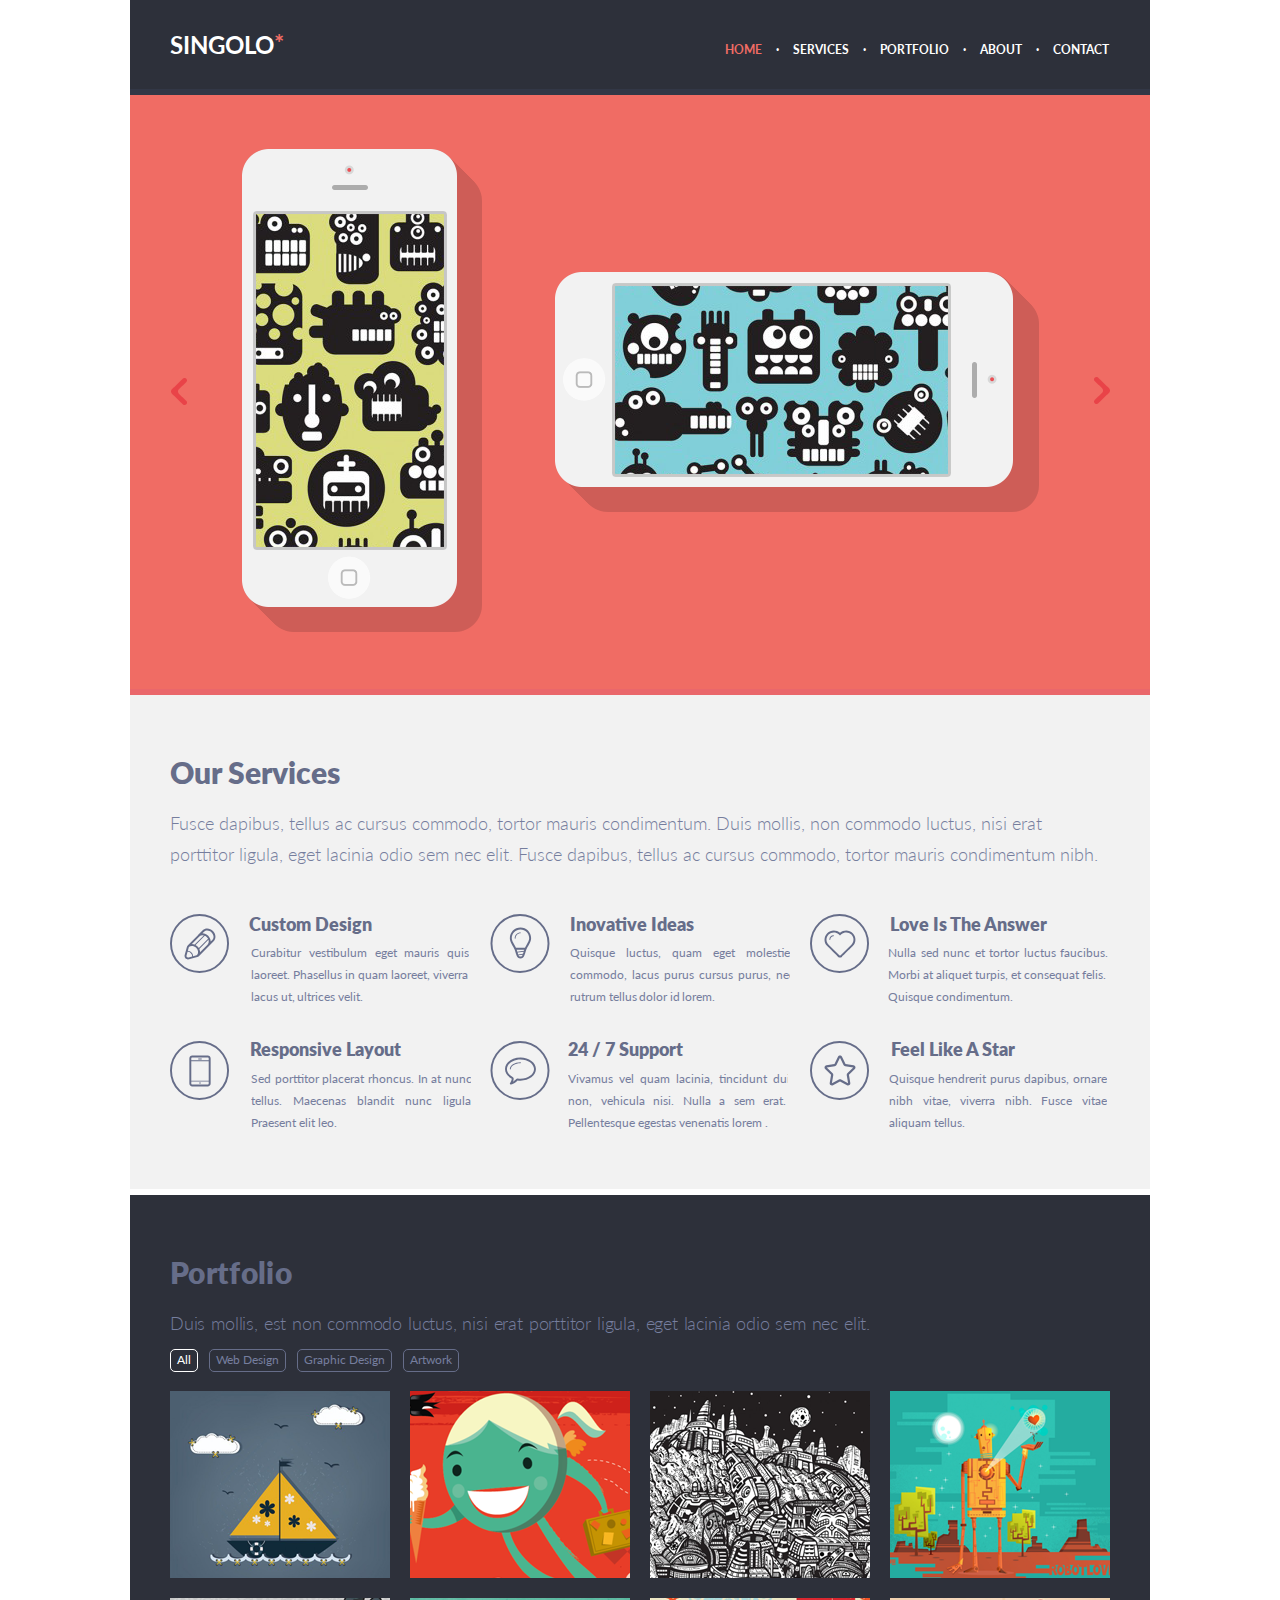
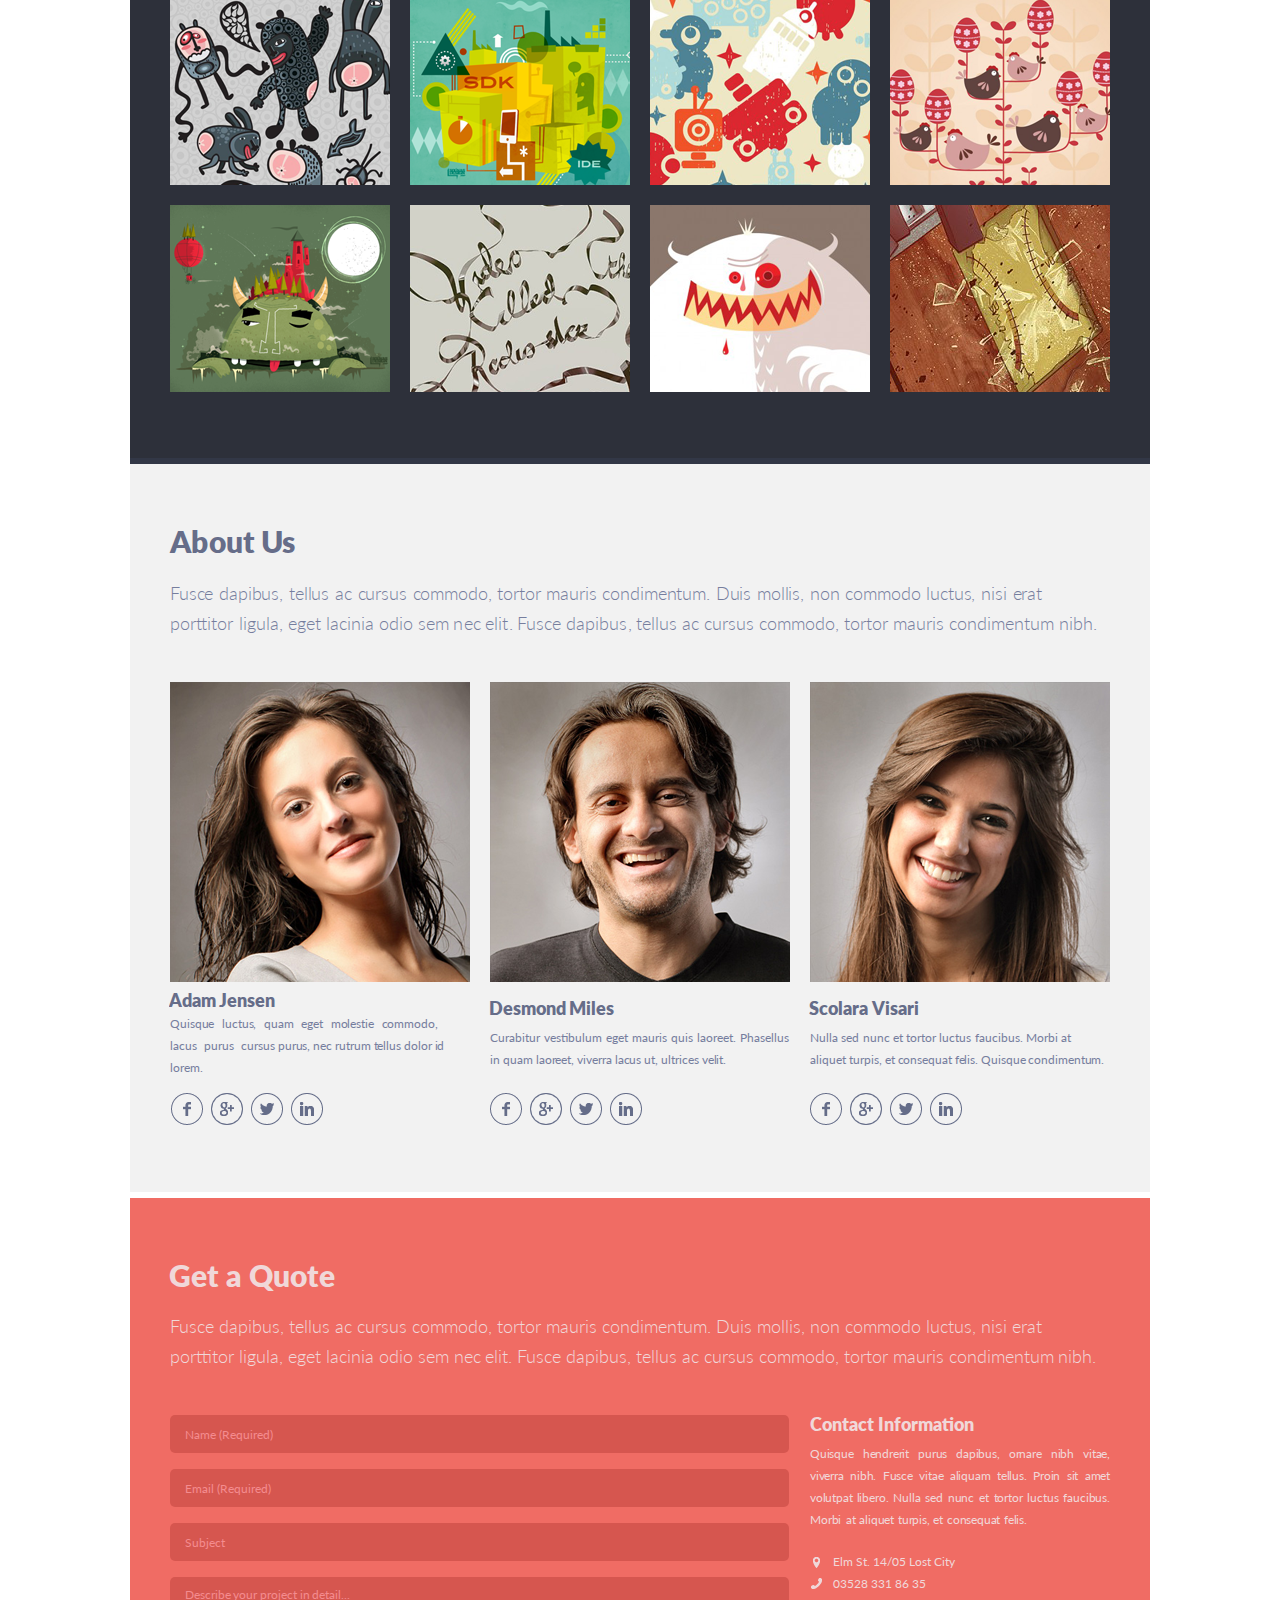
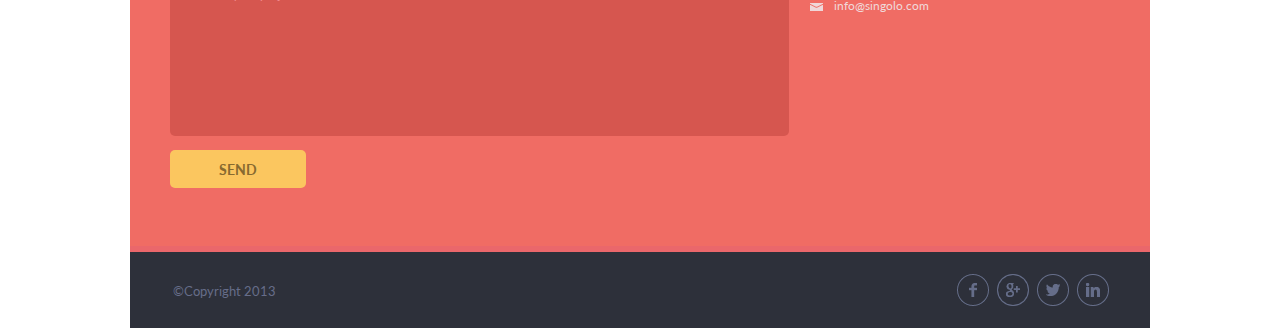
<file: index.html>
<!DOCTYPE html>
<html lang="en">
<head>
    <meta charset="UTF-8">
    <meta name="viewport" content="width=device-width, initial-scale=1.0">
    <title>Singolo</title>
    <link rel="stylesheet" href="style.css">
</head>
<body>
    <!-- singolo1 -->
    <header id="header">
        <div class="menu-btn" style="transform: rotate(0deg);"><span></span></div>
        <div class="logo-container">
            <h1 class="logo">SINGOLO</h1>
            <span class="logo2">*</span>
        </div>
        <nav id="navigation" class="nav-item">
            <div class="logo-container-second nav-item">
                <h1 class="logo nav-item">SINGOLO</h1>
                <span class="logo2 nav-item">*</span>
            </div>
            <ul class="nav-item">
                <li class="nav-item"><a class="white-li red-li nav-item home-li" href="#SliderBlock">HOME</a></li>
                <li class="nav-item"><a class="white-li nav-item" href="#ServicesBlock">SERVICES</a></li>
                <li class="nav-item"><a class="white-li nav-item" href="#portfolio">PORTFOLIO</a></li>
                <li class="nav-item"><a class="white-li nav-item" href="#AboutUs">ABOUT</a></li>
                <li class="nav-item"><a id="last-child-ul" class="white-li nav-item" href="#GetAQuote">CONTACT</a></li>
            </ul>
        </nav>
    </header>
    <div class="SliderBlock-container">
        <img id="leftChev"src="assets/images/leftChev.png" alt="chev">
        <img id="rightChev" src="assets/images/rightChev.png" alt="chev">
        <div class="slider-container">
            <section style="left: 0%;" id="SliderBlock">
                <img id="ButtonOfVerticalIPhone" src="assets/images/Phone-Btn.png" alt="Phone-Btn-Horizontal">
                <img id="HorizontalIphone" src="assets/images/HorizontalIphone.png" alt="Iphone">
                <img id="ButtonOfHorizontalIPhone" src="assets/images/Phone-Btn.png" alt="Phone-Btn-Vertical">
                <img id="VerticalIphone" src="assets/images/VerticalIphone.png" alt="Iphone">
            </section>
            <div style="left: 0%;" id="slider-image" class="slider-image">
                <img src="assets/images/Slider.png" alt="slider">
            </div>
        </div>
    </div>
    <section id="ServicesBlock">
        <h1>Our Services</h1>
        <p class="ServicesBlock_text"> Fusce dapibus, tellus ac cursus commodo, tortor mauris condimentum. Duis mollis, non commodo luctus, nisi erat porttitor ligula, eget lacinia odio sem nec elit. Fusce dapibus, tellus ac cursus commodo, tortor mauris condimentum nibh.</p>
        <div class="container">
            <div class="container__item">
                <img src="assets/images/Pencil.svg" alt="pencil-image">
                <p class="item__title pencil-title">Custom Design</p>
                <div class="item_description pencil-description">
                    <p id="description-pencil__first-child">Curabitur vestibulum eget mauris quis</p>
                    <p>laoreet. Phasellus in quam laoreet, viverra</p>
                    <p id="description-pencil__third-child">lacus ut, ultrices velit.</p>
                </div>
            </div>
            <div class="container__item">
                <img src="assets/images/bulb.svg" alt="bulb-image">
                <p class="item__title bulb-title">Inovative Ideas</p>
                <div class="item_description bulb-description">
                    <p>Quisque luctus, quam eget molestie</p>
                    <p id="description-bulb__second-child">commodo, lacus purus cursus purus, nec</p>
                    <p id="description-bulb__third-child">rutrum tellus dolor id lorem.</p>
                </div>
            </div>
            <div class="container__item">
                <img src="assets/images/heart.svg" alt="heart-image">
                <p class="item__title heart-title">Love Is The Answer</p>
                <div class="item_description heart-description">
                    <p id="description-heart__first-child">Nulla sed nunc et tortor luctus faucibus.</p>
                    <p>Morbi at aliquet turpis, et consequat felis.</p>
                    <p>Quisque condimentum.</p>
                </div>
            </div>
            <div class="container__item">
                <img src="assets/images/phone.svg" alt="phone-image">
                <p class="item__title phone-title">Responsive Layout</p>
                <div class="item_description phone-description">
                    <p id="description-phone__first-child">Sed porttitor placerat rhoncus. In at nunc</p>
                    <p>tellus. Maecenas blandit nunc ligula.</p>
                    <p>Praesent elit leo.</p>
                </div>
            </div>
            <div class="container__item">
                <img src="assets/images/bubble.svg" alt="bubble-image">
                <p class="item__title bubble-title">24 / 7 Support</p>
                <div class="item_description bubble-description">
                    <p id="description-bubble__first-child">Vivamus vel quam lacinia, tincidunt dui</p>
                    <p id="description-bubble__second-child">non, vehicula nisi. Nulla a sem erat.</p>
                    <p>Pellentesque egestas venenatis lorem .</p>
                </div>
            </div>
            <div class="container__item">
                <img src="assets/images/star.svg" alt="star-image">
                <p class="item__title star-title">Feel Like A Star</p>
                <div class="item_description star-description">
                    <p id="description-star__first-child">Quisque hendrerit purus dapibus, ornare</p>
                    <p id="description-star__second-child">nibh vitae, viverra nibh. Fusce vitae</p>
                    <p>aliquam tellus.</p>
                </div>
            </div>
        </div>
    </section>
    <!-- singolo2 -->
    <section id="portfolio" class="portfolio">
        <div class="wrapper">
            <h1>Portfolio</h1>
            <h3>Duis mollis, est non commodo luctus, nisi erat porttitor ligula, eget lacinia odio sem nec elit.</h3>
            <ul class="portfolio__navigation">
                <li class="navigation__link navigation__link_selected">All</li>
                <li class="navigation__link">Web Design</li>
                <li class="navigation__link">Graphic Design</li>
                <li class="navigation__link">Artwork</li>
            </ul>
            <div class="container-flex" style="opacity: 1;">
                <img src="assets/images/1.png" alt="picture" class="flex-item">
                <img src="assets/images/4.png" alt="picture" class="flex-item">
                <img src="assets/images/7.png" alt="picture" class="flex-item">
                <img src="assets/images/10.png" alt="picture" class="flex-item">
                <img src="assets/images/2.png" alt="picture" class="flex-item">
                <img src="assets/images/5.png" alt="picture" class="flex-item">
                <img src="assets/images/8.png" alt="picture" class="flex-item">
                <img src="assets/images/11.png" alt="picture" class="flex-item">
                <img src="assets/images/3.png" alt="picture" class="flex-item">
                <img src="assets/images/6.png" alt="picture" class="flex-item">
                <img src="assets/images/9.png" alt="picture" class="flex-item">
                <img src="assets/images/12.png" alt="picture" class="flex-item">
            </div>
        </div>
    </section>
    <section id="AboutUs" class="AboutUs">
        <div class="wrapper">
            <h1>About Us</h1>
            <h3>Fusce dapibus, tellus ac cursus commodo, tortor mauris condimentum. Duis mollis, non commodo luctus, nisi erat porttitor <span>ligula, eget lacinia odio sem nec elit. Fusce dapibus, tellus ac cursus commodo, tortor mauris condimentum nibh.</span></h3>
            <div class="about-flex">
                <div class="about-flex__item Adam-Jensen">
                    <img src="assets/images/Adam-Jensen.png" alt="Adam-Jensen">
                    <h2>Adam Jensen</h2>
                    <h4>Quisque luctus, quam eget molestie commodo, lacus purus <span>cursus purus, nec rutrum tellus dolor id lorem.</span></h4>
                    <div class="social-icons">
                        <span class="Facebook" style="background-image: url(assets/images/Facebook.png); transition: background-image 0.5s;"></span>
                        <span class="Google" style="background-image: url(assets/images/Google.png); transition: background-image 0.5s;"></span>
                        <span class="Twitter" style="background-image: url(assets/images/Twitter.png); transition: background-image 0.5s;"></span>
                        <span class="LinkedIn" style="background-image: url(assets/images/LinkedIn.png); transition: background-image 0.5s;"></span>
                    </div>
                </div>
                <div class="about-flex__item Desmond-Miles">
                    <img src="assets/images/Desmond-Miles.png" alt="Desmond-Miles">
                    <h2>Desmond Miles</h2>
                    <h4>Curabitur vestibulum eget mauris quis laoreet. Phasellus <span>in quam laoreet, viverra lacus ut, ultrices velit.</span></h4>
                    <div class="social-icons">
                        <span class="Facebook" style="background-image: url(assets/images/Facebook.png); transition: background-image 0.5s;"></span>
                        <span class="Google" style="background-image: url(assets/images/Google.png); transition: background-image 0.5s;"></span>
                        <span class="Twitter" style="background-image: url(assets/images/Twitter.png); transition: background-image 0.5s;"></span>
                        <span class="LinkedIn" style="background-image: url(assets/images/LinkedIn.png); transition: background-image 0.5s;"></span>
                    </div>
                </div>
                <div class="about-flex__item Scolara-Visari">
                    <img src="assets/images/Scolara-Visari.png" alt="Scolara-Visari">
                    <h2>Scolara Visari</h2>
                    <h4>Nulla sed nunc et tortor luctus faucibus. Morbi at aliquet <span>turpis, et consequat felis. Quisque condimentum.</span></h4>
                    <div class="social-icons">
                        <span class="Facebook" style="background-image: url(assets/images/Facebook.png); transition: background-image 0.5s;"></span>
                        <span class="Google" style="background-image: url(assets/images/Google.png); transition: background-image 0.5s;"></span>
                        <span class="Twitter" style="background-image: url(assets/images/Twitter.png); transition: background-image 0.5s;"></span>
                        <span class="LinkedIn" style="background-image: url(assets/images/LinkedIn.png); transition: background-image 0.5s;"></span>
                    </div>
                </div>
            </div>
        </div>
    </section>
    <!-- singolo3 -->
    <section id="GetAQuote" class="get-a-quote">
        <p class="quote__title">Get a Quote</p>
        <p class="quote__description">Fusce dapibus, tellus ac cursus commodo, tortor mauris condimentum. Duis mollis, non commodo luctus, nisi erat porttitor <span>ligula, eget lacinia odio sem nec elit. Fusce dapibus, tellus ac cursus commodo, tortor mauris condimentum nibh.</span></p>
        <div class="container-form">
            <form action="#" class="form">
                <input autocomplete="off" type="text" name="name" placeholder="Name (Required)" required>
                <input autocomplete="off" type="email" name="email" placeholder="Email (Required)" required>
                <input id="SubjectInput" autocomplete="off" type="text" name="question" placeholder="Subject">
                <textarea id="textArea" maxlength="400" autocomplete="off" name="description" placeholder="Describe your project in detail..."></textarea>
                <button class="form__button" type="submit">SEND</button>
            </form>
            <div class="contact-info">
                <p class="contact-info__title">
                    Contact Information
                </p>
                <p class="contact-info__description">
                    Quisque hendrerit purus dapibus, ornare nibh vitae, viverra nibh. Fusce vitae aliquam tellus. Proin sit amet volutpat <span>libero. Nulla sed nunc et tortor luctus faucibus. Morbi at</span> aliquet turpis, et consequat felis. 
                </p>
                <div class="adress">
                    <div class="div-location"><span class="location"></span><a>Elm St. 14/05 Lost City</a></div>
                    <div class="div-telephone"><span class="telephone"></span><a href="tel: 03528 331 86 35">03528 331 86 35</a></div>
                    <div class="div-emailpost"><span class="emailpost"></span><a href="mailto: info@singolo.com">info@singolo.com</a></div>
                </div>
            </div>
        </div>
    </section>
    <footer class="footer">
        <span class="footer__copyright-text">&#169;Copyright 2013</span>
        <div class="footer-flex">
            <span class="footer__facebook"></span>
            <span class="footer__google"></span>
            <span class="footer__twitter"></span>
            <span class="footer__linkedin"></span>
        </div>
    </footer>
    <div class="modal-window" style="display: none;">
        <div class="modal-message"></div>
    </div>
    <script src="script.js"> </script>    
</body>
</html>
</file>
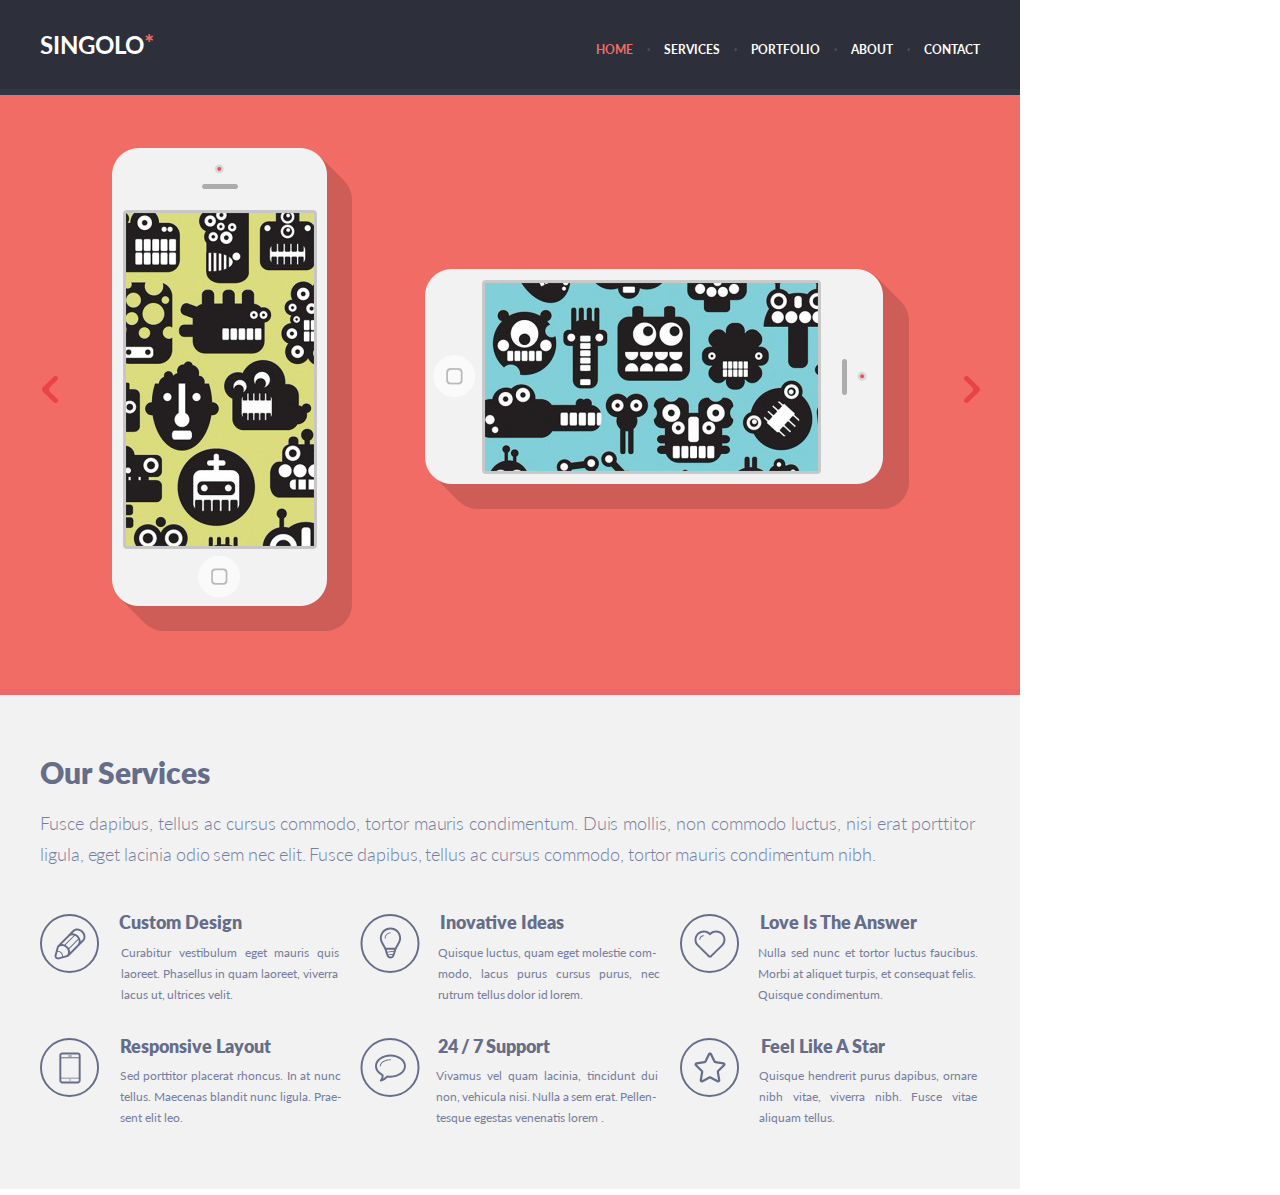
<file: singolo1.html>
<!DOCTYPE html>
<html lang="en">
<head>
    <meta charset="UTF-8">
    <meta name="viewport" content="width=device-width, initial-scale=1.0">
    <link rel="stylesheet" href="singolo1.css">
    <title>Singolo1</title>
</head>
<body>
    <header>
        <h1 id="logo">SINGOLO</h1>
        <span id="logo2">*</span>
        <nav id="navigation">
            <ul>
                <li><a id="home" href="">HOME</a></li>
                <li><a class="white-li" href="">SERVICES</a></li>
                <li><a class="white-li" href="">PORTFOLIO</a></li>
                <li><a class="white-li" href="">ABOUT</a></li>
                <li><a id="last-child-ul" class="white-li" href="">CONTACT</a></li>
            </ul>
        </nav>
    </header>
    <section id="SliderBlock">
        <img id="leftChev"src="assets/images/leftChev.png" alt="chev">
        <img id="rightChev" src="assets/images/rightChev.png" alt="chev">
        <img id="HorizontalIphone" src="assets/images/HorizontalIphone.png" alt="Iphone">
        <img id="VerticalIphone" src="assets/images/VerticalIphone.png" alt="Iphone">
    </section>
    <section id="ServicesBlock">
        <h1>Our Services</h1>
        <p class="ServicesBlock_text"> Fusce dapibus, tellus ac cursus commodo, tortor mauris condimentum. Duis mollis, non commodo luctus, nisi erat porttitor</br>
<span>ligula, eget lacinia odio sem nec elit. Fusce dapibus, tellus ac cursus commodo, tortor mauris condimentum nibh.</span></p>
        <div class="container">
            <div class="container__item">
                <img src="assets/images/Pencil.svg" alt="pencil-image">
                <p class="item__title pencil-title">Custom Design</p>
                <div class="item_description pencil-description">
                    <p id="description-pencil__first-child">Curabitur vestibulum eget mauris quis</p>
                    <p>laoreet. Phasellus in quam laoreet, viverra</p>
                    <p id="description-pencil__third-child">lacus ut, ultrices velit.</p>
                </div>
            </div>
            <div class="container__item">
                <img src="assets/images/bulb.svg" alt="bulb-image">
                <p class="item__title bulb-title">Inovative Ideas</p>
                <div class="item_description bulb-description">
                    <p>Quisque luctus, quam eget molestie com-</p>
                    <p id="description-bulb__second-child">modo, lacus purus cursus purus, nec</p>
                    <p id="description-bulb__third-child">rutrum tellus dolor id lorem.</p>
                </div>
            </div>
            <div class="container__item">
                <img src="assets/images/heart.svg" alt="heart-image">
                <p class="item__title heart-title">Love Is The Answer</p>
                <div class="item_description heart-description">
                    <p id="description-heart__first-child">Nulla sed nunc et tortor luctus faucibus.</p>
                    <p>Morbi at aliquet turpis, et consequat felis.</p>
                    <p>Quisque condimentum.</p>
                </div>
            </div>
            <div class="container__item">
                <img src="assets/images/phone.svg" alt="phone-image">
                <p class="item__title phone-title">Responsive Layout</p>
                <div class="item_description phone-description">
                    <p id="description-phone__first-child">Sed porttitor placerat rhoncus. In at nunc</p>
                    <p>tellus. Maecenas blandit nunc ligula. Prae-</p>
                    <p>sent elit leo.</p>
                </div>
            </div>
            <div class="container__item">
                <img src="assets/images/bubble.svg" alt="bubble-image">
                <p class="item__title bubble-title">24 / 7 Support</p>
                <div class="item_description bubble-description">
                    <p id="description-bubble__first-child">Vivamus vel quam lacinia, tincidunt dui</p>
                    <p id="description-bubble__second-child">non, vehicula nisi. Nulla a sem erat. Pellen-</p>
                    <p>tesque egestas venenatis lorem .</p>
                </div>
            </div>
            <div class="container__item">
                <img src="assets/images/star.svg" alt="star-image">
                <p class="item__title star-title">Feel Like A Star</p>
                <div class="item_description star-description">
                    <p id="description-star__first-child">Quisque hendrerit purus dapibus, ornare</p>
                    <p id="description-star__second-child">nibh vitae, viverra nibh. Fusce vitae</p>
                    <p>aliquam tellus.</p>
                </div>
            </div>
        </div>
    </section>
</body>
</html>
</file>
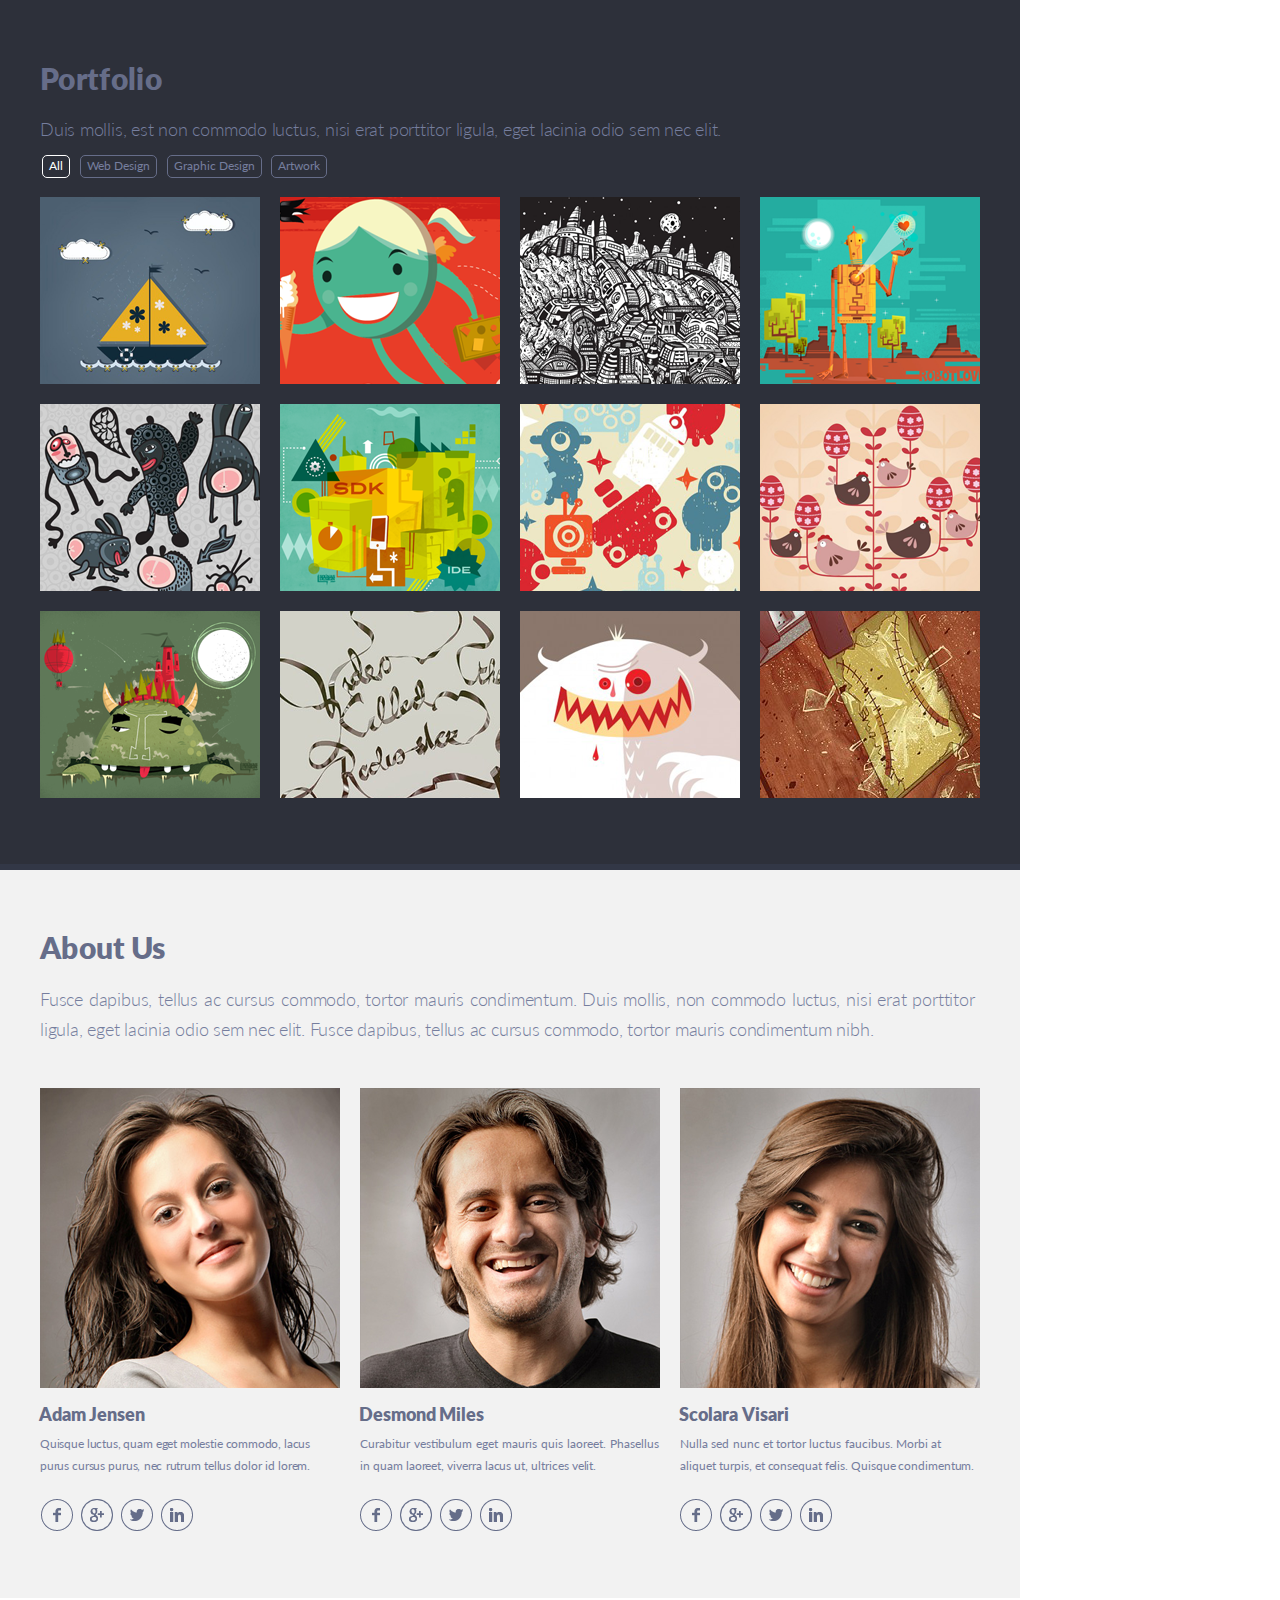
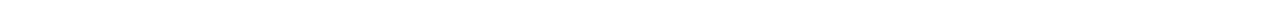
<file: singolo2.html>
<!DOCTYPE html>
<html lang="en">
<head>
    <meta charset="UTF-8">
    <meta name="viewport" content="width=device-width, initial-scale=1.0">
    <link rel="stylesheet" href="singolo2.css">
    <title>Singolo2</title>
</head>
<body>
    <section class="portfolio">
        <div class="wrapper">
            <h1>Portfolio</h1>
            <h3>Duis mollis, est non commodo luctus, nisi erat porttitor ligula, eget lacinia odio sem nec elit.</h3>
            <ul class="portfolio__navigation">
                <li class="navigation__link">All</li>
                <li class="navigation__link">Web Design</li>
                <li class="navigation__link">Graphic Design</li>
                <li class="navigation__link">Artwork</li>
            </ul>
            <div class="container-flex">
                <img src="assets/images/1.png" alt="picture" class="flex-item">
                <img src="assets/images/2.png" alt="picture" class="flex-item">
                <img src="assets/images/3.png" alt="picture" class="flex-item">
                <img src="assets/images/4.png" alt="picture" class="flex-item">
                <img src="assets/images/5.png" alt="picture" class="flex-item">
                <img src="assets/images/6.png" alt="picture" class="flex-item">
                <img src="assets/images/7.png" alt="picture" class="flex-item">
                <img src="assets/images/8.png" alt="picture" class="flex-item">
                <img src="assets/images/9.png" alt="picture" class="flex-item">
                <img src="assets/images/10.png" alt="picture" class="flex-item">
                <img src="assets/images/11.png" alt="picture" class="flex-item">
                <img src="assets/images/12.png" alt="picture" class="flex-item">
            </div>
        </div>
    </section>
    <section class="AboutUs">
        <div class="wrapper">
            <h1>About Us</h1>
            <h3>Fusce dapibus, tellus ac cursus commodo, tortor mauris condimentum. Duis mollis, non commodo luctus, nisi erat porttitor <span>ligula, eget lacinia odio sem nec elit. Fusce dapibus, tellus ac cursus commodo, tortor mauris condimentum nibh.</span></h3>
            <div class="about-flex">
                <div class="about-flex__item Adam-Jensen">
                    <img src="assets/images/Adam-Jensen.png" alt="Adam-Jensen">
                    <h2>Adam Jensen</h2>
                    <h4>Quisque luctus, quam eget molestie commodo, lacus purus <span>cursus purus, nec rutrum tellus dolor id lorem.</span></h4>
                    <div class="social-icons">
                        <span class="Facebook" style="background-image: url(assets/images/Facebook.png); transition: background-image 0.5s;"></span>
                        <span class="Google" style="background-image: url(assets/images/Google.png); transition: background-image 0.5s;"></span>
                        <span class="Twitter" style="background-image: url(assets/images/Twitter.png); transition: background-image 0.5s;"></span>
                        <span class="LinkedIn" style="background-image: url(assets/images/LinkedIn.png); transition: background-image 0.5s;"></span>
                    </div>
                </div>
                <div class="about-flex__item Desmond-Miles">
                    <img src="assets/images/Desmond-Miles.png" alt="Desmond-Miles">
                    <h2>Desmond Miles</h2>
                    <h4>Curabitur vestibulum eget mauris quis laoreet. Phasellus <span>in quam laoreet, viverra lacus ut, ultrices velit.</span></h4>
                    <div class="social-icons">
                        <span class="Facebook" style="background-image: url(assets/images/Facebook.png); transition: background-image 0.5s;"></span>
                        <span class="Google" style="background-image: url(assets/images/Google.png); transition: background-image 0.5s;"></span>
                        <span class="Twitter" style="background-image: url(assets/images/Twitter.png); transition: background-image 0.5s;"></span>
                        <span class="LinkedIn" style="background-image: url(assets/images/LinkedIn.png); transition: background-image 0.5s;"></span>
                    </div>
                </div>
                <div class="about-flex__item Scolara-Visari">
                    <img src="assets/images/Scolara-Visari.png" alt="Scolara-Visari">
                    <h2>Scolara Visari</h2>
                    <h4>Nulla sed nunc et tortor luctus faucibus. Morbi at aliquet <span>turpis, et consequat felis. Quisque condimentum.</span></h4>
                    <div class="social-icons">
                        <span class="Facebook" style="background-image: url(assets/images/Facebook.png); transition: background-image 0.5s;"></span>
                        <span class="Google" style="background-image: url(assets/images/Google.png); transition: background-image 0.5s;"></span>
                        <span class="Twitter" style="background-image: url(assets/images/Twitter.png); transition: background-image 0.5s;"></span>
                        <span class="LinkedIn" style="background-image: url(assets/images/LinkedIn.png); transition: background-image 0.5s;"></span>
                    </div>
                </div>
            </div>
        </div>
    </section>
</body>
</html>
</file>
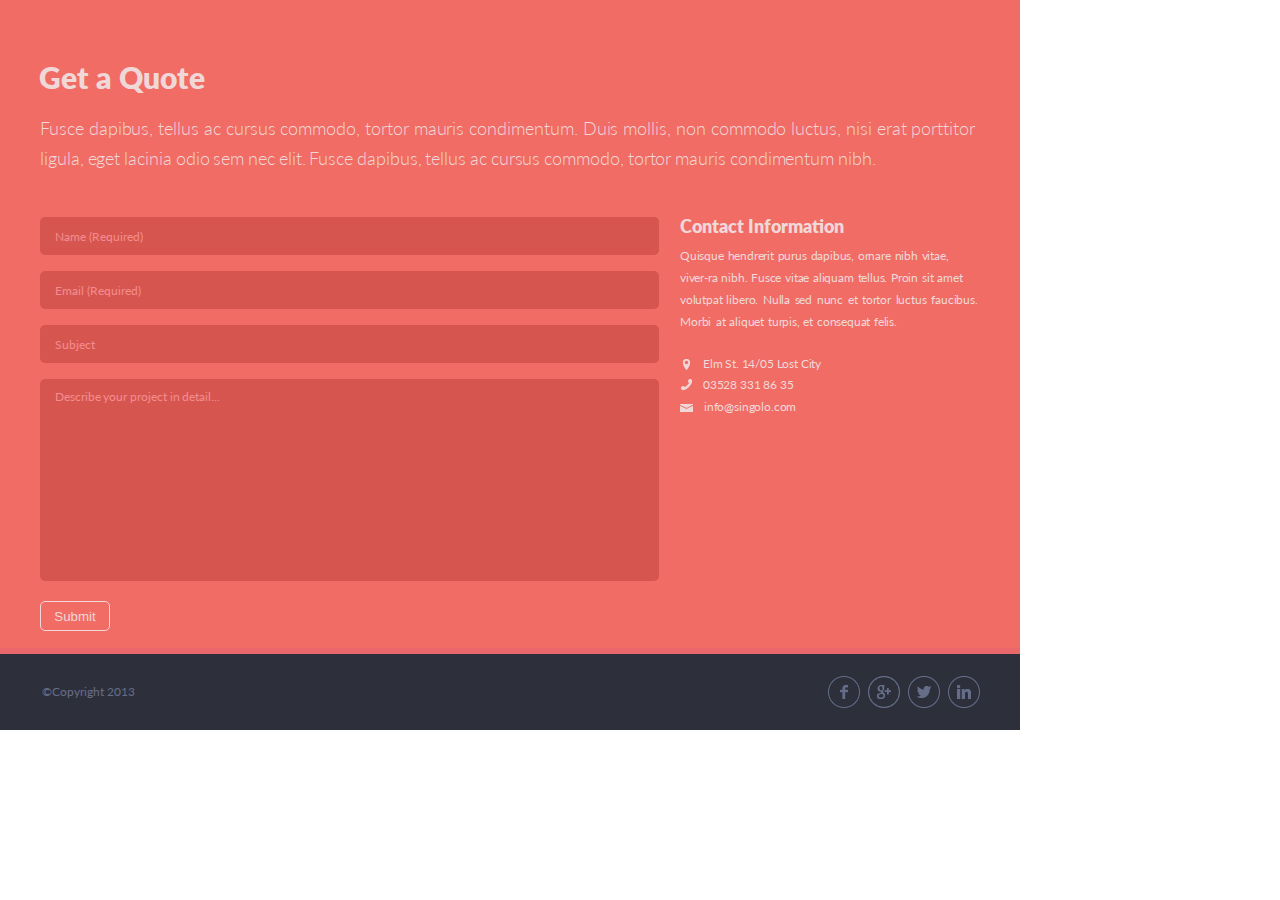
<file: singolo3.html>
<!DOCTYPE html>
<html lang="en">
<head>
    <meta charset="UTF-8">
    <meta name="viewport" content="width=device-width, initial-scale=1.0">
    <link rel="stylesheet" href="singolo3.css">
    <title>Document</title>
</head>
<body>
    <section class="get-a-quote">
        <p class="quote__title">Get a Quote</p>
        <p class="quote__description">Fusce dapibus, tellus ac cursus commodo, tortor mauris condimentum. Duis mollis, non commodo luctus, nisi erat porttitor <span>ligula, eget lacinia odio sem nec elit. Fusce dapibus, tellus ac cursus commodo, tortor mauris condimentum nibh.</span></p>
        <div class="container-form">
            <form action="#" class="form">
                <input autocomplete="off" type="text" name="name" placeholder="Name (Required)" required>
                <input autocomplete="off" type="email" name="email" placeholder="Email (Required)" required>
                <input autocomplete="off" type="text" name="question" placeholder="Subject">
                <textarea autocomplete="off" name="description" placeholder="Describe your project in detail..."></textarea>
                <button class="form__button" type="submit">Submit</button>
            </form>
            <div class="contact-info">
                <p class="contact-info__title">
                    Contact Information
                </p>
                <p class="contact-info__description">
                    Quisque hendrerit purus dapibus, ornare nibh vitae, viver-ra nibh. Fusce vitae aliquam tellus. Proin sit amet volutpat <span>libero. Nulla sed nunc et tortor luctus faucibus. Morbi at</span> aliquet turpis, et consequat felis. 
                </p>
                <div class="adress">
                    <div class="div-location"><span class="location"></span><a>Elm St. 14/05 Lost City</a></div>
                    <div class="div-telephone"><span class="telephone"></span><a href="tel: 03528 331 86 35">03528 331 86 35</a></div>
                    <div class="div-emailpost"><span class="emailpost"></span><a href="mailto: info@singolo.com">info@singolo.com</a></div>
                </div>
            </div>
        </div>
    </section>
    <footer class="footer">
        <span class="footer__copyright-text">&#169;Copyright 2013</span>
        <div class="footer-flex">
            <span class="footer__facebook"></span>
            <span class="footer__google"></span>
            <span class="footer__twitter"></span>
            <span class="footer__linkedin"></span>
        </div>
    </footer>
    <script> </script>
</body>
</html>
</file>
<file: style.css>
/* singolo1 */
@font-face {
    font-family: Lato-Bold;
    src: url(assets/fonts/Lato-Bold.ttf);
}

@font-face {
    font-family: Lato-Black;
    src: url(assets/fonts/Lato-Black.ttf);
}

@font-face {
    font-family: Lato-Light;
    src: url(assets/fonts/Lato-Light.ttf);
}

@font-face {
    font-family: Lato-Regular;
    src: url(assets/fonts/Lato-Regular.ttf);
}

.container,
.container * {
    padding: 0px;
    margin: 0px;
}

html{
    scroll-behavior: smooth;
}

body {
    width: 1020px;
    padding: 0px;
    margin: 0 auto;
}

header {
    height: 89px;
    background: #2d303a;
    border-bottom: 6px solid #323746;
    position: fixed;
    width: inherit;
    z-index: 2;
}

.menu-btn {
    z-index: 1;
    display: none;
    width: 25px;
    height: 20px;
    position: absolute;
    top: 26px;
    left: 20px;
}

.menu-btn span {
    display: inline-block;
    position: absolute;
    top: calc(50% - 1.2px);
    width: 100%;
    height: 2.4px;
    background-color: white;
    border-radius: 5px;
}

.menu-btn span::before {
    content: '';
    display: inline-block;
    position: absolute;
    top: -8.8px;
    left: 0;
    width: 100%;
    height: 2.4px;
    background-color: white;
    border-radius: 5px;
}

.menu-btn span::after {
    content: '';
    display: inline-block;
    position: absolute;
    top: 8.8px;
    left: 0;
    width: 100%;
    height: 2.4px;
    background-color: white;
    border-radius: 5px;
}

.logo-container {
    display: inline-block;
}

.logo-container-second {
    display: none;
}

.logo {
    display: inline-block;
    padding: 0px;
    margin: 30px 0px 0px 40px;
    font-family: Lato-Bold;
    color: white;
    font-size: 24px;
}

.logo2 {
    position: absolute;
    font-family: Lato-Bold;
    font-size: 24px;
    color: #f06c64;
    top: 29px;
    cursor: default;
}

nav {
    float: right;
}

nav ul {
    margin-top: 39.5px;
    margin-right: 39.5px;
}

nav ul li {
    display: inline-block;
}

nav ul li a {
    text-decoration: none;
    color: white;
    font-family: Lato-Bold;
    font-size: 11.5px;
    padding-bottom: 3px;
    cursor: pointer;
    transition: 0.4s;
}

.white-li::before {
    content: '·';
    margin-right: 14px;
    margin-left: 10px;
    color: white;
    text-decoration: none;
    font-size: 12px;
    transition: 0.4s;
}

.red-li::before {
    content: '·';
    margin-right: 14px;
    transition: 0.4s;
    color: white;
}

.white-li:hover::before {
    color: white;
}

.white-li:hover {
    color: #f06c64;
}

.red-li:hover::before {
    color: white;
}

.home-li::before {
    opacity: 0;
}

#last-child-ul {
    margin-right: 0.5px;
}

.red-li {
    color: #f06c64;
    transition: 0.4s;
}

.SliderBlock-container {
    position: relative;
    overflow: hidden;
    width: 100%;
}


.slider-container {
    display: flex;
    flex-direction: row;
    width: 200%;
}

#SliderBlock {
    scroll-margin-top: 90px;
    padding-top: 95px;
    height: 594px;
    background: #f06c64;
    border-bottom: 6px solid #ea676b;
    position: relative;
    width: 50%;
}

.slider-image{
    position: relative;
    top: 95px;
    border-bottom: 6px solid #648BF0;
    padding: 0px;
    height: 594px;
    width: 50%;
}

.slider-image img {
    width: 100%;
    height: 100%;
}

#leftChev {
    position: absolute;
    left: 4.117647058823529%;
    top: 376px;
    z-index: 1;
}

#rightChev {
    position: absolute;
    left: 94.50980392156863%;
    top: 376px;
    z-index: 1;
}

#leftChev:hover,
#rightChev:hover {
    cursor: pointer;
}

#HorizontalIphone {
    margin-left: 379px;
    margin-top: 174px;
    width: 47.45098039215686%;
    height: auto;
}

#VerticalIphone {
    margin-left: 112px;
    margin-top: 229px;
    bottom: 100%;
    width: 23.52941176470588%;
    height: auto;
    position: relative;
    z-index: 0;
}

img[alt="Phone-Btn-Horizontal"] {
    width: 4.117647058823529%;
    position: relative;
    top: 89px;
    left: 198px;
    cursor: pointer;
    z-index: 1;
}

img[alt="Phone-Btn-Vertical"] {
    width: 4.117647058823529%;
    position: relative;
    left: -480px;
    top: -112px;
    cursor: pointer;
}

#ServicesBlock {
    height: 494px;
    background: #f2f2f2;
    border-bottom: 6px solid white;
    scroll-margin-top: 90px;
    width: 100%;
    position: relative;
}

#ServicesBlock h1 {
    font-family: Lato-Black;
    font-size: 30px;
    color: #666d89;
    margin-left: 40px;
    margin-top: 59px;
    position: absolute;
}

.ServicesBlock_text {
    position: absolute;
    letter-spacing: -0.05px;
    font-family: Lato-Light;
    font-size: 18px;
    color: #767e9e;
    line-height: 31px;
    margin-left: 40px;
    margin-top: 113px;
    width: 92.15686274509804%;
    white-space: pre-line;
    text-align: justify;
    word-spacing: -1.1px;
}

.container {
    display: flex;
    flex-direction: row;
    flex-wrap: wrap;
    justify-content: space-between;
    max-width: 92.15686274509804%;
    left: 40px;
    top: 219px;
    position: relative;
}

.container__item {
    width: 300px;
    margin-bottom: 35px;
}

.container__item img {
    width: 60px;
    height: 59px;
}

.item__title {
    display: inline-block;
    vertical-align: top;
    color: #666d89;
    font-size: 18px;
    font-family: Lato-Black;
    margin-left: 14px;
    margin-top: -4px;
}

.item_description {
    display: block;
    font-family: Lato-Regular;
    font-size: 12px;
    color: #767e9e;
    line-height: 21px;
    float: right;
    margin-right: 2px;
    margin-top: -36.5px;
    max-width: 220px;
}

.item_description p {
    text-overflow: clip;
    max-width: 220px;
    white-space: pre;
    overflow: hidden;
}

.pencil-description {
    margin-right: 1px;
    margin-top: -35.5px;
}

#description-pencil__first-child {
    word-spacing: 4.65px;
}

#description-pencil__third-child {
    word-spacing: -0.5px;;
}

.pencil-title {
    margin: -3px 0px 0px 15px;
}

.bulb-description {
    margin-right: 0px;
    margin-top: -35.5px;
}

#description-bulb__second-child {
    word-spacing: 6px;
}

#description-bulb__third-child {
    word-spacing: -0.5px;
} 

.bulb-title {
    margin: -3px 0px 0px 16px;
}

.heart-description {
    margin-top: -35.5px;
    margin-right: 2px;
}

#description-heart__first-child {
    word-spacing: 1.5px;
}

.heart-title {
    margin: -3px 0px 0px 16px;
}

.phone-description {
    margin-right: -1px;
    margin-top: -35.5px;
}

#description-phone__first-child {
    word-spacing: 0.7px;
}

.phone-title {
    margin: -5px 0px 0px 16px;
}

.bubble-description {
    margin-right: 2px;
    margin-top: -35.5px;
}

#description-bubble__first-child {
    word-spacing: 3.1px;
}

#description-bubble__second-child {
    word-spacing: -0.5px;
}

.bubble-title {
    word-spacing: -1px;
    margin: -5px 0px 0px 14px;
}

.star-description {
    margin-right: 3px;
    margin-top: -35.5px;
}

#description-star__first-child {
    word-spacing: 1px;
}

#description-star__second-child {
    word-spacing: 6.5px;
}

.star-title {
    margin: -4.5px 0px 0px 17px;
}

img[alt="star-image"],
img[alt="bubble-image"],
img[alt="phone-image"] {
    margin-top: -2px;
}

/* singolo2 */

.portfolio {
    scroll-margin-top: 90px;
    height: 863px;
    background-color: #2d303a;
    border-bottom: 6px solid #323746;
    width: 100%;
}

.wrapper {
    padding-top: 68px;
    height: 814.95px;
    max-width: 92.15686274509804%;
    margin: 0 auto;
}

.AboutUs .wrapper {
    padding-top: 69px;
}

.portfolio h1,
.AboutUs h1 {
    margin: 0px;
    font-size: 30px;
    line-height: 18px;
    color: #666d89;
    font-family: Lato-Black; 
    letter-spacing: 0.355px;
    font-weight: 900;
    word-spacing: -2.35px;
}

.portfolio h3,
.AboutUs h3 {
    margin: 0px;
    font-size: 18px;
    line-height: 30px;
    color: #767e9e;
    font-family: Lato-Light;
    padding-top: 27px;
    font-weight: 300;
    letter-spacing: -0.2067px;
    word-spacing: -0.07px;
}

.portfolio__navigation {
    padding: 0px 0px 0px 0px;
    margin-block-start: 0em;
    margin-block-end: 0em;
    margin: 11px 0px 0px 2px;
    width: 100%;
}

.navigation__link {
    list-style: none;
    display: inline-block;
    font-size: 12px;
    line-height: 20.5px;
    color: #767e9e;
    font-family: Lato-Regular;
    border: 1px solid #666d89;
    border-radius: 5px;
    font-weight: 400;
    padding: 0px 6px;
    margin-left: 6px;
    text-align: center;
    transition: border-color 1s, color 0.3s;
    cursor: pointer;
}

.navigation__link:first-child {
    margin-left: 0px;
}

.navigation__link_selected {
    color: white;
    border-color: white;
    transition: border-color 1s, color 0.3s;;
}

.navigation__link:last-child {
    margin-left: 5px;
}

.container-flex {
    padding-top: 19px;
    width: 102.1276595744681%;
    height: auto;
    display: flex;
    flex-direction: row;
    flex-wrap: wrap;
    word-spacing: 0px;
    /* overflow: hidden; */
}

.flex-item {
    height: auto;
    margin-bottom: 20px;
    margin-right: 20px;
    cursor: pointer;
    outline-offset: -5px;
}

.AboutUs {
    scroll-margin-top: 90px;
    height: 728px; 
    background-color: #f2f2f2;
    border-bottom: 6px solid #ffffff;
    width: 100%
}

.AboutUs h1 {
    margin: -1px 0px 1px 0px;
}

.AboutUs h3 {
    word-spacing: 1.15px;
}

.AboutUs h3 span {
    word-spacing: -0.15px;
}

.about-flex {
    display: flex;
    height: 443px;
    width: 100%;
    flex-direction: row;
    justify-content: space-between;
    padding: 44px 0px 0px 0px;
}

.about-flex__item {
    height: 443px;
    display: flex;
    width: 31.91489361702128%;
    flex-direction: column;
    align-content: space-between;
    justify-content: space-between;
}

.about-flex__item img {
    width: 100%;
    height: auto;
}

.AboutUs h2 {
    font-size: 18px;
    line-height: 18px;
    color: #666d89;
    font-family: Lato-Black;
    font-weight: 900;
    margin: 3px 0px 0px -1px;
    padding: 3px 0px 0px 0px;
    max-width: 100%;
    white-space: pre;
    text-overflow: ellipsis;
    overflow: hidden;
}

.AboutUs h4 {
    font-size: 12px;
    line-height: 22px;
    color: #767e9e;
    font-family: Lato-Regular;
    font-weight: 400;
    margin: 0px 0px 7px 0px;
    padding: 0px 0px 0px 0px;
    letter-spacing: -0.2px;
    word-spacing: 0.3px;
}

.social-icons span {
    width: 32px; 
    height: 32px; 
    display: inline-block;
}

.Desmond-Miles h2 {
    word-spacing: -1px;
}

.Scolara-Visari h2 {
    word-spacing: 0.7px;
}

.Adam-Jensen h4 span {
    word-spacing: 0.75px;
}

.Desmond-Miles h4 {
    margin: 0px 0px 7px 0px;
    padding: 0px 0px 0px 0px;
    letter-spacing: 0px;
    word-spacing: 1px;
}

.Desmond-Miles h4 span {
    letter-spacing: -0.1px;
    word-spacing: 0.31px;
}

.Scolara-Visari h4 {
    margin: 0px 0px 7px 0px;
    padding: 0px 0px 0px 0px;
    letter-spacing: 0px;
    word-spacing: 0.3px;
}

.Scolara-Visari h4 span {
    letter-spacing: -0.1px;
    word-spacing: 0.15px;
}

.social-icons {
    margin-bottom: -4px;
    margin-top: 4px;
}

.social-icons span {
    margin-left: 4px;
    cursor: pointer;
}

.social-icons span:first-child {
    margin-left: 0px;
}

.Adam-Jensen .social-icons {
    margin-left: 1px;
}

.Facebook:hover {
    background-image: url(assets/images/Facebook-hover.png) !important;
}

.Google:hover {
    background-image: url(assets/images/Google-hover.png) !important;
}

.Twitter:hover {
    background-image: url(assets/images/Twitter-hover.png) !important;
}

.LinkedIn:hover {
    background-image: url(assets/images/LinkedIn-hover.png) !important;
}

/* singolo3 */

.get-a-quote {
    scroll-margin-top: 90px;
    padding: 0px 0px 0px 0px;
    height: 648px;
    width: 100%;
    background-color: #f06c64;
    border-bottom: 6px solid #ea676b;
}

.quote__title {
    font-size: 30px;
    line-height: 18px;
    color: #f0d8d9;
    font-family: Lato-Black;
    font-weight: 900;
    padding: 68px 0px 0px 39px;
    margin: 0px;
}

.quote__description {
    margin: 0px;
    padding: 27px 0px 0px 40px;
    width: 92.15686274509804%;
    height: 57px;
    font-size: 18px;
    line-height: 30px;
    color: #f0d8d9;
    font-family: Lato-Light;
    font-weight: 300;
    letter-spacing: -0.05px;
}

.quote__description span {
    word-spacing: -1.1px;
}

.container-form {
    display: flex;
}

textarea {
    padding: 0px;
    resize: none;
    width: 97.5767366720517%;
    height: 195.57px;
    border-radius: 5px;
    background-color: #d6564f;
    border: none;
    outline: none;
    margin-bottom: 16px;
    padding-left: 15px;
    padding-top: 6.5px;
    font-size: 12px;
    line-height: 22px;
    color: #f48c8f;
    font-family: Lato-Regular;
    font-weight: 400;
}

form {
    width: 60.68627450980392%;
    padding-left: 40px;
    padding-top: 47px;
}

form > input {
    width: 97.5767366720517%;
    height: 38px;
    border-radius: 5px;
    background-color: #d6564f;
    border: none;
    outline: none;
    margin-bottom: 16px;
    padding: 0px;
    font-size: 12px;
    line-height: 22px;
    color: #f48c8f;
    font-family: Lato-Regular;
    font-weight: 400;
    padding-left: 15px;
}

input::placeholder,
textarea::placeholder {
    font-size: 12px;
    line-height: 22px;
    color: #f48c8f;
    font-family: Lato-Regular;
    font-weight: 400;
}

textarea::placeholder {
    word-spacing: -0.1px;
    letter-spacing: -0.05px;
}

.form__button {
    font-family: Lato-Bold;
    font-style: normal;
    font-size: 14px;
    line-height: 17px;
    border: none;
    outline: none;
    border-radius: 5px;
    height: 38px;
    width: 136px;
    margin: 0px;
    padding: 0 0 0 0;
    background-color: #FBC65F;
    color: #886A30;
    transition: border-color 0.5s, background-color 0.5s, color 0.5s;
}

.form__button:hover {
    background-color: #FBDF5F;
    cursor: pointer;
    color: #A3761F;
}

.contact-info {
    width: 29.41176470588235%;
    padding-top: 29px;
    padding-left: 21px;
}

.contact-info__title {
    font-size: 18px;
    line-height: 18px;
    color: #f0d8d9;
    font-family: Lato-Black;
    font-weight: 900;
}

.contact-info__description {
    width: 100%;
    font-size: 12px;
    line-height: 22px;
    color: #f0d8d9;
    font-family: Lato-Regular;
    font-weight: 400;
    padding: 0px;
    margin: 0px;
    margin-top: -8px;
    letter-spacing: -0.2px;
    word-spacing: 1.1px;
}

.contact-info__description span {
    word-spacing: 1.7px;
    letter-spacing: -0.15px;
}

.location {
    display: inline-block;
    width: 7px;
    height: 11px;
    background-image: url(assets/images/location.png);
}

.telephone {
    display: inline-block;
    width: 11px;
    height: 11px;
    background-image: url(assets/images/telephone.png);
}

.emailpost {
    display: inline-block;
    width: 13px;
    height: 8px;
    background-image: url(assets/images/emailpost.png);
}

.adress {
    padding: 20px 0px 0px 3px;
}

.adress div {
    margin-bottom: 0px;
    display: inline-flex;
    width: 100%;
    align-items: center;
}

.adress a {
    display: inline-block;
    font-family: Lato-Regular;
    font-weight: 400;
    font-size: 12px;
    line-height: 22px;
    color: #f0d8d9;
    text-decoration: none;
    padding: 0px 0px 0px 13px;
    vertical-align: center;
    letter-spacing: -0.17px;
}

.adress .div-telephone {
    margin: -2px 0px 0px -2px;
}

.adress a[href="tel: 03528 331 86 35"] {
    padding: 1px 0px 0px 11px;
}

.adress .div-emailpost {
    margin: 1px 0px 0px -3px;
}

.adress a[href="mailto: info@singolo.com"] {
    padding: 0px 0px 0px 11px;
    margin-top: -1px;
}

footer {
    height: 76px;   
    background-color: #2d303a;
}

.footer__copyright-text {
    padding: 27px 0px 0px 42px;
    font-size: 12px;
    line-height: 22px;
    color: #666d89;
    font-family: Lato-Regular;
    font-weight: 400;
    display: inline-block;
}

.footer-flex {
    display: flex;
    float: right;
    padding: 22px 32px 0px 0px;
}

.footer-flex span {
    display: inline-block;
    width: 32px;
    height: 32px;
    margin-right: 8px;
}

.footer__facebook {
    background-image: url(assets/images/Facebook.png);
    transition: all 0.5s;
}

.footer__facebook:hover {
    background-image: url(assets/images/Facebook-footer-hover.png);
    cursor: pointer;
}

.footer__google {
    background-image: url(assets/images/Google.png);
    transition: all 0.5s;
}

.footer__google:hover {
    background-image: url(assets/images/Google-footer-hover.png);
    cursor: pointer;
}

.footer__twitter {
    background-image: url(assets/images/Twitter.png);
    transition: all 0.5s;
}

.footer__twitter:hover {
    background-image: url(assets/images/Twitter-footer-hover.png);
    cursor: pointer;
}

.footer__linkedin {
    background-image: url(assets/images/LinkedIn.png);
    transition: all 0.5s;
}

.footer__linkedin:hover {
    background-image: url(assets/images/LinkedIn-footer-hover.png);
    cursor: pointer;
}

.modal-window {
    position: fixed;
    display: flex;
    z-index: 2;
    top: 0;
    left: auto;
    width: inherit;
    height: 100%;
    background-color: rgba(200, 200, 200, 0.5);;
    justify-content: center;
    align-items: center;
}

.modal-message {
    background-color: white;
    border: 1px solid black;
    height: 300px;
    width: 700px;
    opacity: 1;
    position: relative;
    overflow: hidden;
}

.modal-message p {
    padding-left: 20px;
    text-overflow: ellipsis;
    white-space: pre;
    max-width: 100%;
    overflow: hidden;
    max-height: 100px;
}

.title-model-message {
    text-align: center;
    padding: 0;
}

.modal-message button {
    margin-left: 20px;
}

/*                                             MEDIA STYLES */

@media only screen and (min-width: 1020px) {
    
    nav ul {
        margin-right: 40.5px;
    }

    #leftChev {
        left: 4.017647%;
        top: 378px;
    }

    #rightChev {
        top: 377px;
    }

    #HorizontalIphone {
        margin-top: 177px;
    }

    #VerticalIphone {
        margin-top: 227px;
    }

    img[alt="Phone-Btn-Horizontal"] {
        top: 87px;
    }

    img[alt="Phone-Btn-Vertical"] {
        top: -111px;
    }

    .ServicesBlock_text {
        letter-spacing: 0px;
        text-align: unset;
        word-spacing: 0px;
    }

    .item_description {
        line-height: 22px;
    }

    .pencil-title {
        margin: -1px 0px 0px 15px;
    }

    .bulb-description p:first-child {
        word-spacing: 8px;
    }

    #description-bulb__second-child {
        word-spacing: 2px;
    }

    .bulb-title {
        margin: -1px 0px 0px 16px;
    }

    .heart-title {
        margin: -1px 0px 0px 16px;
    }

    .phone-description p:nth-child(2) {
        word-spacing: 8px;
    }

    #description-bubble__second-child {
        word-spacing: 5.5px;
    }

    .bubble-title {
        word-spacing: 0px;
    }

    .portfolio h3,
    .AboutUs h3 {
        letter-spacing: -0.1767px;
        word-spacing: 1px;
    }

    .portfolio__navigation {
        margin: 11px 0px 0px 0px;
    }

    .navigation__link {
        margin-left: 7px;
    }

    .navigation__link:last-child {
        margin-left: 7px;
    }

    .AboutUs h3 span {
        letter-spacing: 0.02px;
    }

    .quote__description {
        letter-spacing: 0px;
    }

    .quote__description span {
        word-spacing: -0.1px;
    }

    textarea {
        height: 152.57px;
        margin-bottom: 10px;
    }

    .contact-info__description {
        text-align: justify;
    }

    .adress div {
        margin-bottom: 1px;
    }

    .adress a {
        letter-spacing: 0px;
    }

    .footer__copyright-text {
        padding: 28px 0px 0px 42.5px;
        font-size: 13px;
    }

    .footer-flex {
        padding: 22px 33px 0px 0px;
    }

    .AboutUs h3 {
        letter-spacing: -0.1367px;
    }

    .AboutUs .Adam-Jensen h4 {
        letter-spacing: -0.1px;
        word-spacing: 4.8px;
    }

    .Adam-Jensen h4 span {
        word-spacing: 0.15px;
    }

}

@media (hover:hover) {
    .navigation__link:hover {
        border-color: white;
        color: white;
        }
}
/* 768px <= width < 1020px */

@media only screen and (max-width: 1019px) {

    body {
        width: 100vw;
    }

    nav ul {
        margin-top: 37.5px;
    }

    #VerticalIphone {
        position: absolute;
        top: calc(95px + 5.334635416666667vw);
        left: 10.96223958333333vw;
        margin-top: 0;
        margin-left: 0;
        width: 23.54817708333333vw;
    }

    #HorizontalIphone {
        position: absolute;
        top: calc(95px + 17.37369791666667vw);
        left: 41.59635416666667vw;
        margin-top: 0;
        margin-left: 0;
        width: 23,55859375vw;
    }

    img[alt="Phone-Btn-Horizontal"] {
        width: 4.098958333333333%;
        position: absolute;
        top: calc(95px + 45.2421875vw);
        left: 19.48307291666667vw;
        cursor: pointer;
        z-index: 1;
    }
    
    img[alt="Phone-Btn-Vertical"] {
        width: 4.098958333333333%;
        position: relative;
        top: 25.89453125vw;
        left: 42.41536458333333vw;
        cursor: pointer;
    }

    #leftChev {
        position: absolute;
        left: 3.830729166666667vw;
        top: calc(95px + 27.58854166666667vw);
        z-index: 1;
    }
    
    #rightChev {
        position: absolute;
        left: 94.41927083333333vw;
        top: calc(95px + 27.58854166666667vw);
        z-index: 1;
    }

    #SliderBlock {
        height: 57.954567vw;
        border-bottom: 4.52px solid #ea676b;
    }

    .slider-image {
        height: 58.82291666666667vw;
    }

    #ServicesBlock h1 {
        margin-top: 42px;
    }

    .ServicesBlock_text {
        word-spacing: 0;
        letter-spacing: -0.1px;
        margin-top: 96px;
        line-height: 30px;
        width: 87.156863%;
    }

    .container {
        width: 88%;
        height: auto;
        position: static;
        margin: 0 auto;
        padding-top: 223.24px;;
        padding-bottom: 22px;
        padding-right: 34px;
        justify-content: space-around;
    }

    .container__item {
        margin-bottom: 54px;
    }

    #ServicesBlock {
        height: auto;
        border-bottom: none;
    }

    .portfolio {
        height: auto;
        border-bottom: 7.6px solid #323746;
    }

    .container-flex {
        padding-top: 28px;
        position: static;
        padding-bottom: 45px;
    }

    .flex-item {
        width: 29.91007194244604%;
        height: auto;
    }

    .portfolio h3 {
        max-width: 91.494792%;
        word-spacing: 1.3px;
    }

    .portfolio .wrapper {
        height: auto;
        margin: 0px;
        margin-left: 40px;
        padding-top: 69px;
    }

    .about-flex {
        height: auto;
        padding-bottom: 75px;
        padding-top: 37px;
    }

    .about-flex__item {
        height: 46.875vw;
        width: 31.9131258654617%;
    }

    .AboutUs {
        height: auto;
        border-bottom: none;
    }

    .AboutUs h3 {
        text-align: justify;
        width: 98%;
        letter-spacing: -0.19px;
    }

    .AboutUs h3 span {
        word-spacing: 1px;
    }

    .AboutUs h4 {
        text-align: justify;
    }

    .AboutUs .wrapper {
        padding-top: 61px;
        height: auto;
        margin: 0;
        margin-left: 41px;
        max-width: 89.33072916666667%;
    }

    .quote__description {
        width: 89.71354166666667%;
        letter-spacing: 0.13px;
    }

    form {
        width: 57.55208333333333%;
        margin-top: 1.302083333333333vw;
    }

    .form input {
        width: calc(57.5208333333333vw - 8px);
        padding-left: 8px;
        margin-bottom: 13px;
    }

    .form textarea {
        width: calc(57.5208333333333vw - 9px);
        height: 151.57px;
        margin-bottom: 15px;
        padding-left: 9px;
        padding-top: 3.5px;
    }

    .contact-info {
        padding-left: 29px;
        padding-top: 40px;
    }

    .contact-info__description {
        text-align: justify;
        margin-top: -15px;
        letter-spacing: -0.1px;
        word-spacing: 0.47px;
    }

    .adress {
        padding-top: 10px;
        padding-left: 2px;
    }

    .container-form {
        padding-bottom: 5.10546875vw;
    }

    .get-a-quote {
        height: auto;
    }

    .quote__title {
        padding-top: 8.072916666666667vw;
        padding-left: 42px;
    }

    .footer__copyright-text {
        font-size: 13px;
    }

    .bulb-description p:first-child {
        word-spacing: 8px;
    }

    #description-bulb__second-child {
        word-spacing: 2px;
    }

    .phone-description p:nth-child(2) {
        word-spacing: 7px;
    }

    .bubble-title {
        word-spacing: 0px;
    }

    .AboutUs h2 {
        padding: 10px 0px 0px 0px;
    }
}

@media only screen and (max-width: 950px) {
    .container {
        width: 92%;
    }
}

/* 375px <= width < 768px */

@media only screen and (max-width: 767px) {

    header {
        border-bottom: none;
        height: 71px;
    }

    nav {
        position: fixed;
        width: 278px;
        height: 100%;
        float: none;
        background-color: #2D303A;
        left: -278px;
        top: 0;

        /* box-shadow: 0px 0px 0px 100vw rgba(45, 48, 58, 0.6); */
    }

    nav ul {
        margin: 0;
        padding: 28.57142857142857vh 0px 0px 71px;
    }

    nav ul li {
        display: block;
        padding-bottom: 27px;
    }

    nav ul li a {
        font-size: 24px;
    }
    
    .white-li::before {
        display: none;
    }
    
    .red-li::before {
        display: none;
    }
    
    #last-child-ul {
        margin-right: 0;
    }

    .logo-container {
        text-align: center;
        display: block;
        padding-top: 24px;
    }

    .logo {
        font-size: 19.6875px;
        padding: 1px 0px 0px 17px;
        margin: 0;
    }

    .logo2 {
        font-size: 19.6875px;
        position: static;
    }

    .container {
        width: 78vw;
        padding-right: 0;
    }

    .logo-container-second {
        display: inline-block;
        padding-top: 24px;
        padding-left: 71px;
    }

    .menu-btn {
        display: inline-block;
        width: 25px;
        height: 20px;
        position: absolute;
        top: 26px;
        left: 20px;
    }

    #SliderBlock {
        scroll-margin-top: 70px;
        height: 51.954567vw;
        border-bottom: 2.21px solid #ea676b;
    }

    #VerticalIphone {
        top: calc(95px + -1.165365vw);
    }

    img[alt="Phone-Btn-Horizontal"] {
        top: calc(95px + 38.74218708333333vw);
    }

    #HorizontalIphone {
        top: calc(95px + 10.8736975vw);
    }

    img[alt="Phone-Btn-Vertical"] {
        top: 19.39453083333333vw;
    }

    #rightChev {
        left: 93.419271vw;
        top: calc(95px + 19.6vw);
    }

    #leftChev {
        left: 2.630729vw;
        top: calc(95px + 19.6vw);
    }

    .slider-image{
        top: 75px;
    }

    .slider-container {
        background-color: #648BF0;
    }

    #ServicesBlock {
        scroll-margin-top: 70px;
    }

    #ServicesBlock h1 {
        margin-top: 26px;
        margin-left: 32px;
    }

    .ServicesBlock_text {
        width: 83.73333333333333vw;
        text-align: unset;
        margin-bottom: 0;
        word-spacing: 1px;
        margin-top: 80px;
        margin-left: 31px;
        line-height: 30px;
    }

    .container {
        padding-top: 319px;
        padding-bottom: 0px;
        margin-left: 34px;
    }

    .container__item {
        margin-bottom: 8vw;
    }

    .container__item:last-child  {
        margin-bottom: 28px;
    }

    .container-flex {
        width: 100%;
        justify-content: space-between;
        height: auto;
        align-content: space-between;
        padding-top: 25px;
        padding-bottom: 27px;
    }

    .flex-item {
        width: 47.93650793650794%;
        height: auto;
        margin-right: 0px;
        margin-bottom: 3.733333333333333vw;
    }

    .flex-item:nth-child(n+9) {
        display: none;
    }

    .flex-item:nth-child(2n) {
        margin-right: 0;
    }

    .portfolio {
        scroll-margin-top: 70px;
        border-bottom: none;
    }

    .portfolio h3 {
        letter-spacing: -0.39px;
        word-spacing: 1.4px;
        max-width: 95.494792%;
    }

    .portfolio__navigation {
        margin-top: 15px;
    }

    .portfolio .wrapper {
        max-width: 84%;
        margin: 0 0 0 8%;
        padding-top: 51px;
    }
    
    .AboutUs {
        scroll-margin-top: 70px;
    }

    .AboutUs h3 {
        width: 94.151108%;
        text-align: unset;
        letter-spacing: -0.14px;
    }

    .about-flex {
        flex-wrap: wrap;
        padding-bottom: 11px;
        padding-top: 22px;
    }

    .about-flex__item {
        width: 93.73693951877724%;
        height: auto;
        margin-bottom: 33px;
    }

    .AboutUs .wrapper {
        margin: 0 0 0 30px;
        padding-top: 44px;
    }

    .AboutUs h2 {
        padding-top: 14px;
    }

    .AboutUs h4 {
        padding-top: 5px;
    }

    .get-a-quote {
        scroll-margin-top: 70px;
    }

    .quote__description {
        width: 81.73333333333333%;
        padding-left: 30px;
        letter-spacing: 0.11px;
    }

    .container-form {
        flex-wrap: wrap;
        padding-bottom: 9.305469vw;
    }

    form {
        width: 84%;
        padding-top: 171px;
        padding-left: 30px;
    }

    .contact-info {
        width: 84%;
        padding-left: 30px;
        padding-top: 15px;
    }

    .quote__title {
        padding-left: 30px;
        padding-top: 14.072917vw;
    }

    .adress div {
        margin-bottom: 5.14px;
    }

    .adress a {
        letter-spacing: 0px;
    }

    .adress .div-telephone {
        margin: -2px 0px 2px -2px;
    }

    .form__button {
        width: 84vw;
        height: 50px;
    }

    .form input {
        width: calc(84vw - 8px);
        margin-bottom: 12px;
    }

    .form textarea {
        width: calc(84vw - 9px);
        margin-bottom: 10px;
        height: 155.57px;
    }

    .footer__copyright-text {
        display: none;
    }

    .footer-flex {
        display: flex;
        float: none;
        padding-right: 0;
        margin: 0 auto;
        justify-content: center;
        padding-left: 6px;
    }

    .pencil-description {
        margin-right: -4px;
    }

    .bulb-description {
        margin-right: -6px;
    }

    .heart-description {
        margin-right: -4px;
    }

    .phone-description {
        margin-right: -5px;
    }

    .bubble-description {
        margin-right: -4px;
    }

    .star-description {
        margin-right: -1px;
    }

    .bulb-title {
        margin: -5px 0px 0px 16px;
    }

    .bulb-description {
        margin-top: -37.5px;
    }
}
    /* width < 375 */
    @media only screen and (max-width: 374px) {
        .pencil-description {
            margin-right: -1px;
        }

        .bulb-description {
            margin-right: -3px;
        }

        .phone-description {
            margin-right: -4px;
        }

        .heart-description {
            margin-right: -2px;
        }

        .bubble-description {
            margin-right: -2px;
        }

        .container {
            width: 93vw;
            margin-left: 19px;
            padding-top: 331px;
        }

        .navigation__link {
            margin-left: -1px;
        }

        .navigation__link:last-child {
            margin-left: -1px;
        }

        form {
            padding-top: 196px;
        }
    }
</file>
<file: singolo1.css>
@font-face {
    font-family: Lato-Bold;
    src: url(assets/fonts/Lato-Bold.ttf);
}

@font-face {
    font-family: Lato-Black;
    src: url(assets/fonts/Lato-Black.ttf);
}

@font-face {
    font-family: Lato-Light;
    src: url(assets/fonts/Lato-Light.ttf);
}

@font-face {
    font-family: Lato-Regular;
    src: url(assets/fonts/Lato-Regular.ttf);
}

* {
    margin: 0px;
    padding: 0px;
}

body {
    width: 1020px;
}

header {
    height: 89px;
    background: #2d303a;
    border-bottom: 6px solid #323746;
}

#logo {
    display: inline-block;
    padding: 0px;
    margin: 30px 0px 0px 40px;
    font-family: Lato-Bold;
    color: white;
    font-size: 24px;
}

#logo2 {
    position: absolute;
    font-family: Lato-Bold;
    font-size: 24px;
    color: #f06c64;
    margin-right: 1039px;
    margin-top: 29px;
    cursor: default;
}

nav {
    float: right;
}

nav ul {
    margin-top: 39.5px;
    margin-right: 39.5px;
}

nav ul li {
    display: inline-block;
}

nav ul li a {
    text-decoration: none;
    color: white;
    font-family: Lato-Bold;
    font-size: 11.5px;
    padding-bottom: 3px;
    cursor: pointer;
}

.white-li::before {
    content: '·';
    margin-right: 14px;
    margin-left: 10px;
    color: #494e62;
    text-decoration: none;
    font-size: 12px;
    transition: 0.4s;
}

#home::before {
    content: '·';
    margin-right: 14px;
    transition: 0.4s;
    color: #2d303a;
}

#home:hover::before {
    content: '·';
    margin-right: 14px;
    color: #f06c64;
}

.white-li:hover::before {
    color: white;
}

#last-child-ul {
    margin-right: 0.5px;
}

#home {
    color: #f06c64;
}

#SliderBlock {
    height: 594px;
    background: #f06c64;
    border-bottom: 6px solid #ea676b;
}

#leftChev {
    margin-left: 42px;
    margin-top: 281px;
}

#rightChev {
    margin-left: 902px;
    margin-bottom: 0px;
}

#leftChev:hover,
#rightChev:hover {
    cursor: pointer;
}

#HorizontalIphone {
    margin-left: 425px;
    margin-top: -138px;
}

#VerticalIphone {
    margin-left: 112px;
    margin-top: -365px;
}

#ServicesBlock {
    height: 494px;
    background: #f2f2f2;
    border-bottom: 6px solid white;
}

#ServicesBlock h1 {
    font-family: Lato-Black;
    font-size: 30px;
    color: #666d89;
    margin-left: 40px;
    margin-top: 59px;
    position: absolute;
}

.ServicesBlock_text {
    position: absolute;
    letter-spacing: -0.05px;
    font-family: Lato-Light;
    font-size: 18px;
    color: #767e9e;
    line-height: 31px;
    margin-left: 40px;
    margin-top: 113px;
}

#ServicesBlock p span {
    word-spacing: -1.1px;
}

.container {
    display: flex;
    flex-direction: row;
    flex-wrap: wrap;
    justify-content: space-between;
    max-width: 940px;
    margin-left: 40px;
    margin-top: 219px;
    position: absolute;
}

.container__item {
    width: 300px;
    margin-bottom: 35px;
}

.container__item img {
    width: 60px;
    height: 59px;
}

.item__title {
    display: inline-block;
    vertical-align: top;
    color: #666d89;
    font-size: 18px;
    font-family: Lato-Black;
    margin-left: 14px;
    margin-top: -4px;
}

.item_description {
    display: block;
    font-family: Lato-Regular;
    font-size: 12px;
    color: #767e9e;
    line-height: 21px;
    float: right;
    margin-right: 2px;
    margin-top: -36.5px;
}

.pencil-description {
    margin-right: 1px;
    margin-top: -35.5px;
}

#description-pencil__first-child {
    word-spacing: 4.65px;
}

#description-pencil__third-child {
    word-spacing: -0.5px;;
}

.pencil-title {
    margin: -3px 0px 0px 15px;
}

.bulb-description {
    margin-right: 0px;
    margin-top: -35.5px;
}

#description-bulb__second-child {
    word-spacing: 6px;
}

#description-bulb__third-child {
    word-spacing: -0.5px;
} 

.bulb-title {
    margin: -3px 0px 0px 16px;
}

.heart-description {
    margin-top: -35.5px;
    margin-right: 2px;
}

#description-heart__first-child {
    word-spacing: 1.5px;
}

.heart-title {
    margin: -3px 0px 0px 16px;
}

.phone-description {
    margin-right: -1px;
    margin-top: -35.5px;
}

#description-phone__first-child {
    word-spacing: 0.7px;
}

.phone-title {
    margin: -5px 0px 0px 16px;
}

.bubble-description {
    margin-right: 2px;
    margin-top: -35.5px;
}

#description-bubble__first-child {
    word-spacing: 3.1px;
}

#description-bubble__second-child {
    word-spacing: -0.5px;
}

.bubble-title {
    word-spacing: -1px;
    margin: -5px 0px 0px 14px;
}

.star-description {
    margin-right: 3px;
    margin-top: -35.5px;
}

#description-star__first-child {
    word-spacing: 1px;
}

#description-star__second-child {
    word-spacing: 6.5px;
}

.star-title {
    margin: -4.5px 0px 0px 17px;
}

img[alt="star-image"],
img[alt="bubble-image"],
img[alt="phone-image"] {
    margin-top: -2px;
}
</file>
<file: singolo2.css>
@font-face {
    font-family: Lato-Black;
    src: url(assets/fonts/Lato-Black.ttf);
}

@font-face {
    font-family: Lato-Light;
    src: url(assets/fonts/Lato-Light.ttf);
}

@font-face {
    font-family: Lato-Regular;
    src: url(assets/fonts/Lato-Regular.ttf);
}

body {
    width: 1020px;
    margin: 0;
    padding: 0;
}

.portfolio {
    height: 864px;
    background-color: #2d303a;
    border-bottom: 6px solid #323746;
}

.wrapper {
    padding-top: 69px;
    max-width: 940px;
    margin: 0 auto;
}

h1 {
    margin: 0px;
    font-size: 30px;
    line-height: 18px;
    color: #666d89;
    font-family: Lato-Black; 
    letter-spacing: 0.355px;
    font-weight: 900;
    word-spacing: -2.35px;
}

h3 {
    margin: 0px;
    font-size: 18px;
    line-height: 30px;
    color: #767e9e;
    font-family: Lato-Light;
    padding-top: 27px;
    font-weight: 300;
    letter-spacing: -0.2067px;
    word-spacing: -0.07px;
}

.portfolio__navigation {
    padding: 0px 0px 0px 0px;
    margin-block-start: 0em;
    margin-block-end: 0em;
    margin: 11px 0px 0px 2px;
    width: 100%;
}

.navigation__link {
    list-style: none;
    display: inline-block;
    font-size: 12px;
    line-height: 20.5px;
    color: #767e9e;
    font-family: Lato-Regular;
    border: 1px solid #666d89;
    border-radius: 5px;
    font-weight: 400;
    padding: 0px 6px;
    margin-left: 6px;
    text-align: center;
    transition: border-color 1s, color 0.3s;
}

.navigation__link:first-child {
    margin-left: 0px;
    color: white;
    border-color: white;
}

.navigation__link:last-child {
    margin-left: 5px;
}

.navigation__link:hover {
    border-color: white;
    color: white;
    cursor: pointer;
}

.container-flex {
    padding-top: 19px;
    width: 940px;
    max-height: 625px;
    display: flex;
    flex-direction: column;
    flex-wrap: wrap;
    overflow: hidden;
}

.flex-item {
    width: 220px;
    height: auto;
    margin-bottom: 20px;
    margin-right: 20px;
}

.AboutUs {
    height: 728px; 
    background-color: #f2f2f2;
    border-bottom: 6px solid #ffffff;
}

.AboutUs h1 {
    margin: -1px 0px 1px 0px;
}

.AboutUs h3 {
    word-spacing: 1.15px;
}

.AboutUs h3 span {
    word-spacing: -0.15px;
}

.about-flex {
    display: flex;
    height: 443px;
    width: 940px;
    flex-direction: row;
    justify-content: space-between;
    padding: 44px 0px 0px 0px;
}

.about-flex__item {
    height: 443px;
    display: flex;
    width: 300px;
    flex-direction: column;
    align-content: space-between;
    justify-content: space-between;
}

h2 {
    font-size: 18px;
    line-height: 18px;
    color: #666d89;
    font-family: Lato-Black;
    font-weight: 900;
    margin: 3px 0px 0px -1px;
    padding: 3px 0px 0px 0px;
}

h4 {
    font-size: 12px;
    line-height: 22px;
    color: #767e9e;
    font-family: Lato-Regular;
    font-weight: 400;
    margin: 0px 0px 7px 0px;
    padding: 0px 0px 0px 0px;
    letter-spacing: -0.2px;
    word-spacing: 0.3px;
}

.social-icons span {
    width: 32px; 
    height: 32px; 
    display: inline-block;
}

.Desmond-Miles h2 {
    word-spacing: -1px;
}

.Scolara-Visari h2 {
    word-spacing: 0.7px;
}

.Adam-Jensen h4 span {
    word-spacing: 0.75px;
}

.Desmond-Miles h4 {
    margin: 0px 0px 7px 0px;
    padding: 0px 0px 0px 0px;
    letter-spacing: 0px;
    word-spacing: 1px;
}

.Desmond-Miles h4 span {
    letter-spacing: -0.1px;
    word-spacing: 0.31px;
}

.Scolara-Visari h4 {
    margin: 0px 0px 7px 0px;
    padding: 0px 0px 0px 0px;
    letter-spacing: 0px;
    word-spacing: 0.3px;
}

.Scolara-Visari h4 span {
    letter-spacing: -0.1px;
    word-spacing: 0.15px;
}

.social-icons {
    margin-bottom: -4px;
    margin-top: 4px;
}

.social-icons span {
    margin-left: 4px;
    cursor: pointer;
}

.social-icons span:first-child {
    margin-left: 0px;
}

.Adam-Jensen .social-icons {
    margin-left: 1px;
}

.Facebook:hover {
    background-image: url(assets/images/Facebook-hover.png) !important;
}

.Google:hover {
    background-image: url(assets/images/Google-hover.png) !important;
}

.Twitter:hover {
    background-image: url(assets/images/Twitter-hover.png) !important;
}

.LinkedIn:hover {
    background-image: url(assets/images/LinkedIn-hover.png) !important;
}
</file>
<file: singolo3.css>
@font-face {
    font-family: Lato-Black;
    src: url(assets/fonts/Lato-Black.ttf);
}

@font-face {
    font-family: Lato-Light;
    src: url(assets/fonts/Lato-Light.ttf);
}

@font-face {
    font-family: Lato-Regular;
    src: url(assets/fonts/Lato-Regular.ttf);
}

body {
    width: 1020px;
    margin: 0;
    padding: 0;
}

.get-a-quote {
    height: 648px;
    background-color: #f06c64;
    border-bottom: 6px solid #ea676b;
}

.quote__title {
    font-size: 30px;
    line-height: 18px;
    color: #f0d8d9;
    font-family: Lato-Black;
    font-weight: 900;
    padding: 68px 0px 0px 39px;
    margin: 0px;
}

.quote__description {
    margin: 0px;
    padding: 27px 0px 0px 40px;
    width: 940px;
    height: 57px;
    font-size: 18px;
    line-height: 30px;
    color: #f0d8d9;
    font-family: Lato-Light;
    font-weight: 300;
    letter-spacing: -0.05px;
}

.quote__description span {
    word-spacing: -1.1px;
}

.container-form {
    display: flex;
}

textarea {
    padding: 0px;
    resize: none;
    width: 604px;
    height: 195.57px;
    border-radius: 5px;
    background-color: #d6564f;
    border: none;
    outline: none;
    margin-bottom: 16px;
    padding-left: 15px;
    padding-top: 6.5px;
    font-size: 12px;
    line-height: 22px;
    color: #f48c8f;
    font-family: Lato-Regular;
    font-weight: 400;
}

form {
    width: 619px;
    padding-left: 40px;
    padding-top: 47px;
}

form > input {
    width: 604px;
    height: 38px;
    border-radius: 5px;
    background-color: #d6564f;
    border: none;
    outline: none;
    margin-bottom: 16px;
    padding: 0px;
    font-size: 12px;
    line-height: 22px;
    color: #f48c8f;
    font-family: Lato-Regular;
    font-weight: 400;
    padding-left: 15px;
}

input::placeholder,
textarea::placeholder {
    font-size: 12px;
    line-height: 22px;
    color: #f48c8f;
    font-family: Lato-Regular;
    font-weight: 400;
}

textarea::placeholder {
    word-spacing: -0.1px;
    letter-spacing: -0.05px;
}

.form__button {
    border: none;
    outline: none;
    border-radius: 5px;
    height: 30px;
    width: 70px;
    margin: 0px;
    padding: 0 0 0 0;
    background-color: #f06c64;
    color: #f0d8d9;
    border: 1px solid #f0d8d9;
    transition: border-color 0.5s, background-color 0.5s, color 0.5s;
}

.form__button:hover {
    border-color: #f06c64;
    background-color: #f0d8d9;
    color: #f06c64;
    cursor: pointer;
}

.contact-info {
    width: 300px;
    padding-top: 29px;
    padding-left: 21px;
}

.contact-info__title {
    font-size: 18px;
    line-height: 18px;
    color: #f0d8d9;
    font-family: Lato-Black;
    font-weight: 900;
}

.contact-info__description {
    width: 300px;
    font-size: 12px;
    line-height: 22px;
    color: #f0d8d9;
    font-family: Lato-Regular;
    font-weight: 400;
    padding: 0px;
    margin: 0px;
    margin-top: -8px;
    letter-spacing: -0.2px;
    word-spacing: 1.1px;
}

.contact-info__description span {
    word-spacing: 1.7px;
    letter-spacing: -0.15px;
}

.location {
    display: inline-block;
    width: 7px;
    height: 11px;
    background-image: url(assets/images/location.png);
}

.telephone {
    display: inline-block;
    width: 11px;
    height: 11px;
    background-image: url(assets/images/telephone.png);
}

.emailpost {
    display: inline-block;
    width: 13px;
    height: 8px;
    background-image: url(assets/images/emailpost.png);
}

.adress {
    padding: 20px 0px 0px 3px;
}

.adress div {
    margin-bottom: 0px;
    display: inline-flex;
    width: 100%;
    align-items: center;
}

.adress a {
    display: inline-block;
    font-family: Lato-Regular;
    font-weight: 400;
    font-size: 12px;
    line-height: 22px;
    color: #f0d8d9;
    text-decoration: none;
    padding: 0px 0px 0px 13px;
    vertical-align: center;
    letter-spacing: -0.17px;
}

.adress .div-telephone {
    margin: -2px 0px 0px -2px;
}

.adress a[href="tel: 03528 331 86 35"] {
    padding: 1px 0px 0px 11px;
}

.adress .div-emailpost {
    margin: 1px 0px 0px -3px;
}

.adress a[href="mailto: info@singolo.com"] {
    padding: 0px 0px 0px 11px;
    margin-top: -1px;
}

footer {
    height: 76px;   
    background-color: #2d303a;
}

.footer__copyright-text {
    padding: 27px 0px 0px 42px;
    font-size: 12px;
    line-height: 22px;
    color: #666d89;
    font-family: Lato-Regular;
    font-weight: 400;
    display: inline-block;
}

.footer-flex {
    display: flex;
    float: right;
    padding: 22px 32px 0px 0px;
}

.footer-flex span {
    display: inline-block;
    width: 32px;
    height: 32px;
    margin-right: 8px;
}

.footer__facebook {
    background-image: url(assets/images/Facebook.png);
    transition: all 0.5s;
}

.footer__facebook:hover {
    background-image: url(assets/images/Facebook-footer-hover.png);
    cursor: pointer;
}

.footer__google {
    background-image: url(assets/images/Google.png);
    transition: all 0.5s;
}

.footer__google:hover {
    background-image: url(assets/images/Google-footer-hover.png);
    cursor: pointer;
}

.footer__twitter {
    background-image: url(assets/images/Twitter.png);
    transition: all 0.5s;
}

.footer__twitter:hover {
    background-image: url(assets/images/Twitter-footer-hover.png);
    cursor: pointer;
}

.footer__linkedin {
    background-image: url(assets/images/LinkedIn.png);
    transition: all 0.5s;
}

.footer__linkedin:hover {
    background-image: url(assets/images/LinkedIn-footer-hover.png);
    cursor: pointer;
}
</file>
